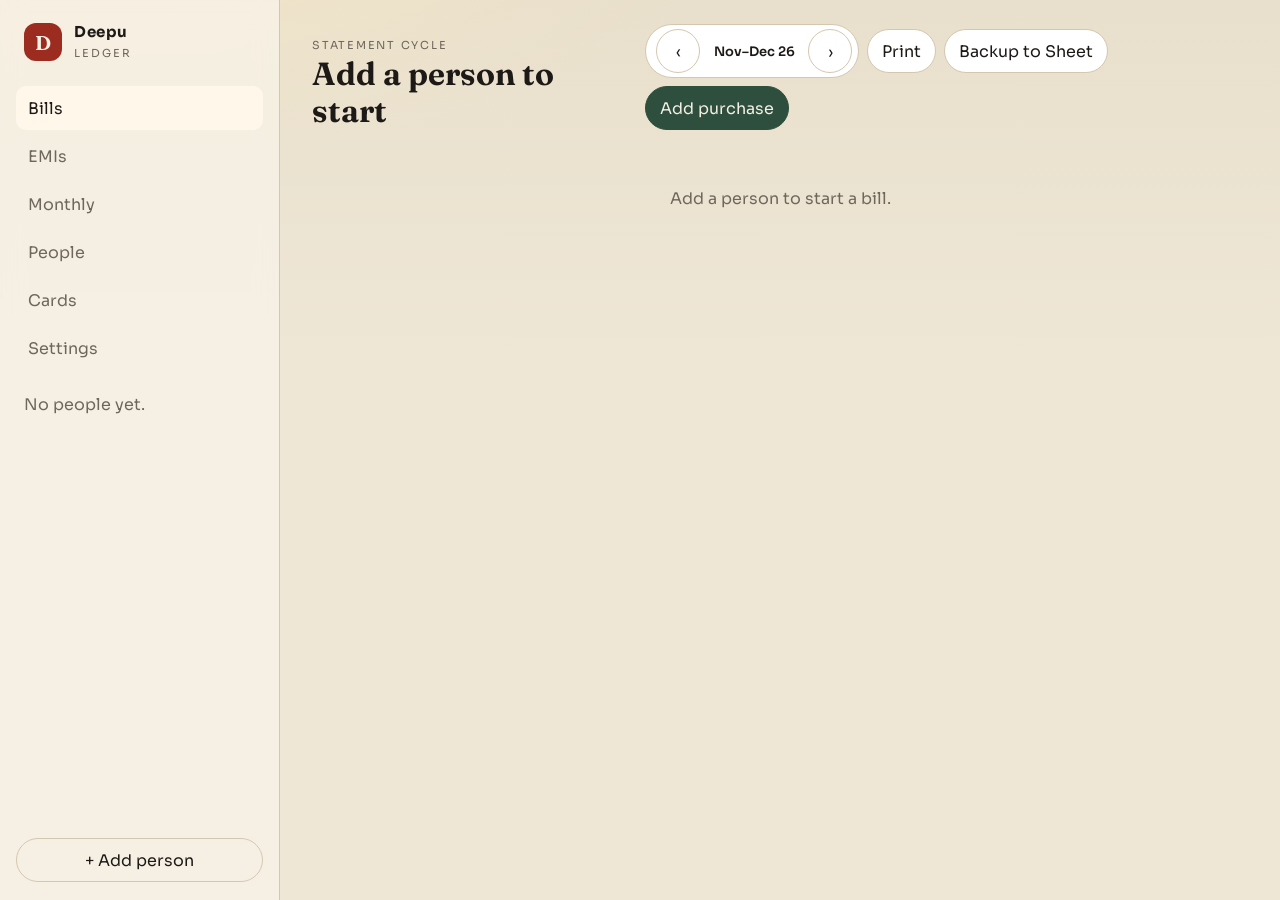
<file: index.html>
<!DOCTYPE html>
<html lang="en">
<head>
  <meta charset="UTF-8" />
  <meta name="viewport" content="width=device-width, initial-scale=1, viewport-fit=cover" />
  <title>Deepu Ledger</title>
  <meta name="description" content="Family credit-card bills, EMIs and subscriptions — without rebuilding the sheet every month." />
  <meta name="theme-color" content="#9c2b20" />
  <link rel="icon" href="assets/icon-192.png" />
  <link rel="preconnect" href="https://fonts.googleapis.com" />
  <link rel="preconnect" href="https://fonts.gstatic.com" crossorigin />
  <link href="https://fonts.googleapis.com/css2?family=Fraunces:opsz,wght@9..144,500;9..144,650&family=Sora:wght@400;500;600&display=swap" rel="stylesheet" />
  <link rel="stylesheet" href="assets/styles.css" />
</head>
<body data-view="bills" data-bill-pane="0">
  <div id="lock-screen" class="lock hidden" hidden aria-hidden="true">
    <div class="lock-card">
      <p class="eyebrow">Deepu Ledger</p>
      <h1>Enter PIN</h1>
      <p class="muted">This ledger is locked. Ask Deepu for the PIN.</p>
      <input id="pin-input" type="password" inputmode="numeric" maxlength="8" autocomplete="off" />
      <button id="pin-unlock" class="btn primary" type="button">Unlock</button>
      <p id="pin-error" class="error hidden"></p>
    </div>
  </div>

  <div id="app" class="app">
    <aside class="rail">
      <div class="brand">
        <span class="mark">D</span>
        <div>
          <strong>Deepu</strong>
          <em>Ledger</em>
        </div>
      </div>

      <nav class="nav">
        <button data-view="bills" class="nav-btn active" type="button">Bills</button>
        <button data-view="emis" class="nav-btn" type="button">EMIs</button>
        <button data-view="subs" class="nav-btn" type="button">Monthly</button>
        <button data-view="people" class="nav-btn" type="button">People</button>
        <button data-view="cards" class="nav-btn" type="button">Cards</button>
        <button data-view="settings" class="nav-btn" type="button">Settings</button>
      </nav>

      <div class="people-rail" id="people-rail"></div>

      <button id="btn-add-person" class="btn ghost full" type="button">+ Add person</button>
    </aside>

    <main class="main">
      <header class="topbar">
        <div>
          <p class="eyebrow" id="top-eyebrow">Statement</p>
          <h1 id="top-title">Family bills</h1>
        </div>
        <div class="top-actions">
          <div class="cycle-nav">
            <button id="cycle-prev" class="icon-btn" type="button" aria-label="Previous cycle">‹</button>
            <span id="cycle-label">Sep–Oct 26</span>
            <button id="cycle-next" class="icon-btn" type="button" aria-label="Next cycle">›</button>
          </div>
          <button id="btn-print" class="btn" type="button">Print</button>
          <button id="btn-export" class="btn" type="button">Backup to Sheet</button>
          <button id="btn-add-item" class="btn primary" type="button">Add purchase</button>
        </div>
      </header>

      <section id="view-bills" class="view"></section>
      <section id="view-emis" class="view hidden" hidden></section>
      <section id="view-subs" class="view hidden" hidden></section>
      <section id="view-people" class="view hidden" hidden></section>
      <section id="view-cards" class="view hidden" hidden></section>
      <section id="view-settings" class="view hidden" hidden></section>
    </main>
  </div>

  <nav class="dock" aria-label="Main">
    <button data-view="bills" class="nav-btn active" type="button">
      <svg viewBox="0 0 24 24" fill="none" stroke="currentColor" stroke-width="1.8"><path d="M6 4h12v16H6z"/><path d="M9 8h6M9 12h6M9 16h4"/></svg>
      Bills
    </button>
    <button data-view="emis" class="nav-btn" type="button">
      <svg viewBox="0 0 24 24" fill="none" stroke="currentColor" stroke-width="1.8"><circle cx="12" cy="12" r="8"/><path d="M12 8v4l3 2"/></svg>
      EMIs
    </button>
    <button data-view="subs" class="nav-btn" type="button">
      <svg viewBox="0 0 24 24" fill="none" stroke="currentColor" stroke-width="1.8"><path d="M4 7h16M4 12h16M4 17h10"/></svg>
      Monthly
    </button>
    <button data-view="people" class="nav-btn" type="button">
      <svg viewBox="0 0 24 24" fill="none" stroke="currentColor" stroke-width="1.8"><circle cx="9" cy="8" r="3"/><path d="M3 19c1-3 3.5-5 6-5s5 2 6 5"/><circle cx="17" cy="9" r="2"/><path d="M16 19c.4-1.8 1.6-3 3.2-3"/></svg>
      People
    </button>
    <button data-view="settings" class="nav-btn" type="button">
      <svg viewBox="0 0 24 24" fill="none" stroke="currentColor" stroke-width="1.8"><circle cx="12" cy="12" r="3"/><path d="M12 3v2M12 19v2M5 12H3M21 12h-2M6.2 6.2l1.4 1.4M16.4 16.4l1.4 1.4M17.8 6.2l-1.4 1.4M7.6 16.4l-1.4 1.4"/></svg>
      More
    </button>
  </nav>

  <div id="modal" class="modal hidden" hidden>
    <div class="modal-card" id="modal-card"></div>
  </div>

  <script src="assets/app.js"></script>
</body>
</html>
</file>
<file: assets/styles.css>
:root {
  --paper: #efe7d6;
  --paper-2: #f7f1e6;
  --ink: #1c1916;
  --muted: #6f675c;
  --line: #d4c7b0;
  --crimson: #9c2b20;
  --cobalt: #1d4e89;
  --sage: #2f4f3e;
  --shadow: 0 18px 50px rgba(28, 25, 22, 0.12);
  --rail: clamp(220px, 22vw, 280px);
  --radius: 18px;
  --safe-top: env(safe-area-inset-top, 0px);
  --safe-right: env(safe-area-inset-right, 0px);
  --safe-bottom: env(safe-area-inset-bottom, 0px);
  --safe-left: env(safe-area-inset-left, 0px);
  --dock-h: 0px;
  --title: clamp(1.35rem, 1.1rem + 1.2vw, 2rem);
  --text: clamp(0.9rem, 0.84rem + 0.25vw, 1rem);
}

* { box-sizing: border-box; }
html { -webkit-text-size-adjust: 100%; }
html, body { margin: 0; min-height: 100%; min-height: 100dvh; }
body {
  font-family: "Sora", system-ui, -apple-system, sans-serif;
  font-size: var(--text);
  color: var(--ink);
  background:
    radial-gradient(1200px 500px at 10% -10%, #f4e7c8 0%, transparent 50%),
    linear-gradient(180deg, #e8dfcc 0%, var(--paper) 40%);
  overflow-x: hidden;
  touch-action: manipulation;
}

button, input, select, textarea { font: inherit; font-size: 16px; }
button { cursor: pointer; -webkit-tap-highlight-color: transparent; }
h1, h2, h3 { font-family: "Fraunces", Georgia, serif; font-weight: 650; margin: 0; }
h1 { font-size: var(--title); line-height: 1.15; }
p { margin: 0; }

.hidden, [hidden] { display: none !important; }

.app {
  display: grid;
  grid-template-columns: var(--rail) minmax(0, 1fr);
  min-height: 100dvh;
}

.rail {
  position: sticky;
  top: 0;
  height: 100dvh;
  padding: calc(18px + var(--safe-top)) 16px 18px calc(16px + var(--safe-left));
  display: flex;
  flex-direction: column;
  gap: 16px;
  border-right: 1px solid var(--line);
  background: rgba(247, 241, 230, 0.84);
  backdrop-filter: blur(12px);
}

.brand { display: flex; gap: 12px; align-items: center; padding: 4px 8px 8px; }
.brand .mark {
  width: 38px; height: 38px; border-radius: 12px;
  background: var(--crimson); color: var(--paper-2);
  display: grid; place-items: center;
  font-family: "Fraunces", serif; font-weight: 650; font-size: 20px;
}
.brand strong { display: block; font-size: 15px; letter-spacing: 0.04em; }
.brand em { font-style: normal; color: var(--muted); font-size: 11px; letter-spacing: 0.18em; text-transform: uppercase; }

.nav { display: grid; gap: 4px; }
.nav-btn {
  text-align: left;
  border: 0;
  background: transparent;
  padding: 10px 12px;
  min-height: 44px;
  border-radius: 10px;
  color: var(--muted);
}
.rail .nav-btn.active, .rail .nav-btn:hover { background: #fff7ea; color: var(--ink); }

.people-rail {
  display: grid;
  gap: 8px;
  overflow: auto;
  flex: 1;
  padding-right: 4px;
  min-height: 0;
}
.person-chip {
  display: flex; align-items: center; gap: 10px;
  border: 1px solid transparent;
  background: transparent;
  padding: 8px 10px;
  min-height: 48px;
  border-radius: 12px;
  text-align: left;
}
.person-chip.active { background: #fff; border-color: var(--line); box-shadow: 0 4px 16px rgba(28,25,22,.06); }
.avatar {
  width: 32px; height: 32px; border-radius: 50%;
  display: grid; place-items: center;
  color: #fff; font-size: 12px; font-weight: 600; flex-shrink: 0;
}
.person-chip small { display: block; color: var(--muted); font-size: 11px; }

.main {
  padding: calc(24px + var(--safe-top)) clamp(14px, 3vw, 32px) calc(48px + var(--safe-bottom) + var(--dock-h));
  min-width: 0;
}
.topbar {
  display: flex; justify-content: space-between; align-items: flex-end; gap: 16px;
  margin-bottom: 18px;
}
.eyebrow {
  font-size: 11px; letter-spacing: 0.16em; text-transform: uppercase; color: var(--muted);
  margin-bottom: 4px;
}
.top-actions { display: flex; flex-wrap: wrap; gap: 8px; align-items: center; }
.cycle-nav {
  display: flex; align-items: center; gap: 8px;
  background: #fff; border: 1px solid var(--line); border-radius: 999px; padding: 4px 6px 4px 10px;
}
#cycle-label { font-size: 13px; font-weight: 600; min-width: 92px; text-align: center; }

.btn, .icon-btn {
  border: 1px solid var(--line);
  background: #fff;
  color: var(--ink);
  border-radius: 999px;
  padding: 10px 14px;
  min-height: 44px;
}
.icon-btn { width: 44px; height: 44px; padding: 0; border-radius: 50%; }
.btn.primary { background: var(--sage); color: #f4efe4; border-color: var(--sage); }
.btn.danger { background: var(--crimson); color: #fff; border-color: var(--crimson); }
.btn.ghost { background: transparent; }
.btn.full { width: 100%; }
.btn:hover { filter: brightness(1.05); }

.bills-pair {
  display: grid;
  grid-template-columns: 1fr 1fr;
  gap: clamp(12px, 2vw, 22px);
}
.statement {
  background: var(--paper-2);
  border: 1px solid var(--line);
  border-radius: var(--radius);
  box-shadow: var(--shadow);
  overflow: hidden;
  min-height: min(640px, 70dvh);
  display: flex;
  flex-direction: column;
}
.statement-head,
.row,
.sum-row {
  display: grid;
  grid-template-columns: minmax(72px, 118px) minmax(0, 1fr) minmax(72px, 120px);
  gap: 8px;
  align-items: start;
}
.statement-head {
  padding: 14px 16px;
  background: #1c1916;
  color: #f7f1e6;
  font-size: 12px;
  letter-spacing: 0.04em;
}
.statement-head span:last-child { text-align: right; }
.statement-body { padding: 8px 8px 0; flex: 1; }
.row {
  padding: 10px 8px;
  border-radius: 10px;
  font-size: 13px;
}
.row:hover, .row:active { background: rgba(156, 43, 32, 0.05); }
.row .amt { text-align: right; font-variant-numeric: tabular-nums; font-weight: 500; }
.row .date { color: var(--muted); font-size: 12px; word-break: break-word; }
.row span:nth-child(2) { overflow-wrap: anywhere; }
.row.blank { min-height: 28px; }
.row.pending .amt { color: var(--muted); }

.statement-gap { height: 28px; border-bottom: 1px dashed var(--line); margin: 6px 16px 10px; }

.statement-foot { padding: 6px 8px 14px; }
.sum-row { padding: 8px; font-size: 13px; font-weight: 600; }
.sum-row .crimson { color: var(--crimson); }
.sum-row .cobalt { color: var(--cobalt); }
.sum-row .right { text-align: right; font-variant-numeric: tabular-nums; }

.add-inline {
  margin: 6px 8px 12px;
  border: 1px dashed var(--line);
  background: transparent;
  color: var(--muted);
  width: calc(100% - 16px);
  border-radius: 10px;
  padding: 12px;
  min-height: 44px;
}

.due-strip {
  display: grid;
  grid-template-columns: repeat(3, minmax(0, 1fr));
  gap: 12px;
  margin-bottom: 18px;
}
.due-card {
  background: #fff;
  border: 1px solid var(--line);
  border-radius: 16px;
  padding: 14px 16px;
  min-width: 0;
}
.due-card b { font-family: "Fraunces", serif; font-size: clamp(1.1rem, 0.9rem + 1vw, 1.4rem); display: block; margin-top: 4px; overflow-wrap: anywhere; }
.due-card.total { background: var(--ink); color: var(--paper-2); border-color: var(--ink); }
.due-card.total span { color: #d4c7b0; }
.due-card[data-pane] { cursor: pointer; }
.due-card.active { outline: 2px solid var(--sage); }

.table-wrap, .card-list { background: #fff; border: 1px solid var(--line); border-radius: 16px; overflow: auto; }
table { width: 100%; border-collapse: collapse; min-width: 520px; }
th, td { padding: 12px 14px; text-align: left; border-bottom: 1px solid var(--line); font-size: 13px; }
th { color: var(--muted); font-size: 11px; letter-spacing: 0.08em; text-transform: uppercase; background: #fbf6ec; }
td.num, th.num { text-align: right; font-variant-numeric: tabular-nums; }
.table-actions { display: flex; gap: 6px; justify-content: flex-end; flex-wrap: wrap; }

.form-grid { display: grid; grid-template-columns: 1fr 1fr; gap: 12px; }
.form-grid .full { grid-column: 1 / -1; }
label { display: grid; gap: 6px; font-size: 12px; color: var(--muted); }
input, select, textarea {
  border: 1px solid var(--line);
  background: #fff;
  border-radius: 12px;
  padding: 12px;
  color: var(--ink);
  width: 100%;
  max-width: 100%;
}
textarea { min-height: 90px; resize: vertical; }

.modal {
  position: fixed; inset: 0; background: rgba(28,25,22,.38);
  display: grid; place-items: center; padding: 20px; z-index: 20;
  padding-left: calc(20px + var(--safe-left));
  padding-right: calc(20px + var(--safe-right));
}
.modal-card {
  width: min(560px, 100%);
  background: var(--paper-2);
  border-radius: 20px;
  padding: 22px;
  box-shadow: var(--shadow);
  max-height: 90dvh;
  overflow: auto;
}
.modal-card h2 { margin-bottom: 14px; }
.modal-actions { display: flex; justify-content: flex-end; gap: 8px; margin-top: 16px; flex-wrap: wrap; }

.lock {
  position: fixed; inset: 0; display: grid; place-items: center;
  background: var(--paper); z-index: 40;
  padding: calc(20px + var(--safe-top)) 16px calc(20px + var(--safe-bottom));
}
.lock-card { width: min(380px, 92vw); background: #fff; padding: 28px; border-radius: 20px; border: 1px solid var(--line); }
.lock-card h1 { margin: 8px 0 6px; }
.lock-card input { width: 100%; margin: 16px 0 10px; }

.muted { color: var(--muted); }
.error { color: var(--crimson); font-size: 13px; }
.hint { font-size: 13px; color: var(--muted); line-height: 1.5; margin: 8px 0 16px; }
.toolbar { display: flex; justify-content: space-between; gap: 12px; align-items: center; margin-bottom: 14px; }

.settings-block {
  background: #fff; border: 1px solid var(--line); border-radius: 16px;
  padding: 18px; margin-bottom: 14px;
}
code { background: #efe7d6; padding: 1px 6px; border-radius: 6px; font-size: 12px; }
.setup-steps { margin: 0 0 14px; padding-left: 18px; color: var(--muted); font-size: 13px; line-height: 1.55; }
.setup-steps li { margin: 8px 0; }
.setup-steps a { color: var(--cobalt); }

.empty { padding: 40px 16px; text-align: center; color: var(--muted); }

body:not([data-view="bills"]) .cycle-nav,
body:not([data-view="bills"]) #btn-export,
body:not([data-view="bills"]) #btn-print,
body:not([data-view="bills"]) #btn-add-item { display: none; }

.dock { display: none; }
.toast {
  position: fixed;
  right: calc(16px + var(--safe-right));
  bottom: calc(16px + var(--safe-bottom) + var(--dock-h));
  background: #1c1916;
  color: #f7f1e6;
  padding: 10px 14px;
  border-radius: 12px;
  z-index: 50;
  font-size: 13px;
  max-width: min(280px, calc(100vw - 32px));
}

.ios-tip { background: #fff7ea; border: 1px dashed var(--line); border-radius: 12px; padding: 12px; font-size: 13px; line-height: 1.45; }

/* Tablet */
@media (max-width: 1100px) {
  .due-strip { grid-template-columns: repeat(auto-fit, minmax(140px, 1fr)); }
}

/* Phone + small tablet: app chrome */
@media (max-width: 979px) {
  :root { --dock-h: 64px; }
  .app { grid-template-columns: 1fr; }
  .rail {
    position: sticky;
    top: 0;
    z-index: 12;
    height: auto;
    max-height: none;
    flex-direction: column;
    gap: 10px;
    border-right: 0;
    border-bottom: 1px solid var(--line);
    padding: calc(10px + var(--safe-top)) 12px 10px;
  }
  .brand { display: none; }
  .rail .nav, .rail .btn.ghost.full { display: none; }
  .people-rail {
    display: flex;
    overflow-x: auto;
    gap: 8px;
    padding: 0 2px 4px;
    scroll-snap-type: x mandatory;
    -webkit-overflow-scrolling: touch;
  }
  .person-chip {
    flex: 0 0 auto;
    scroll-snap-align: start;
    background: rgba(255,255,255,.55);
    border-color: var(--line);
  }
  .topbar { flex-direction: column; align-items: stretch; }
  .top-actions { width: 100%; }
  .cycle-nav { flex: 1; justify-content: space-between; }
  #btn-print { display: none; }
  body[data-view="bills"] #btn-add-item {
    position: fixed;
    right: calc(16px + var(--safe-right));
    bottom: calc(18px + var(--safe-bottom) + var(--dock-h));
    z-index: 15;
    box-shadow: var(--shadow);
  }
  .toolbar { flex-direction: column; align-items: stretch; }
  .toolbar .btn { width: 100%; }
  .form-grid { grid-template-columns: 1fr; }
  .form-grid .full { grid-column: auto; }
  .dock {
    display: grid;
    grid-template-columns: repeat(5, 1fr);
    position: fixed;
    left: 0;
    right: 0;
    bottom: 0;
    z-index: 16;
    background: rgba(247, 241, 230, 0.96);
    border-top: 1px solid var(--line);
    padding: 4px 6px calc(4px + var(--safe-bottom));
    backdrop-filter: blur(14px);
  }
  .dock .nav-btn {
    display: flex;
    flex-direction: column;
    align-items: center;
    justify-content: center;
    gap: 2px;
    text-align: center;
    font-size: 10px;
    letter-spacing: 0.02em;
    padding: 6px 2px;
    min-height: 52px;
    border-radius: 12px;
  }
  .dock .nav-btn.active { color: var(--ink); background: #fff; }
  .dock svg { width: 20px; height: 20px; }
  .modal {
    place-items: end center;
    padding: 0;
  }
  .modal-card {
    width: 100%;
    max-width: none;
    border-radius: 20px 20px 0 0;
    max-height: 92dvh;
    padding-bottom: calc(18px + var(--safe-bottom));
  }
  .people-row {
    grid-template-columns: 40px 1fr !important;
    gap: 10px;
  }
  .people-row .table-actions { grid-column: 1 / -1; justify-content: flex-start; }
  body:not([data-view="bills"]) #btn-add-item { display: none; }
}

/* Single-month bill on narrow phones */
@media (max-width: 699px) {
  .bills-pair { grid-template-columns: 1fr; }
  body[data-bill-pane="0"] .statement:nth-child(2) { display: none; }
  body[data-bill-pane="1"] .statement:nth-child(1) { display: none; }
  .statement { min-height: 0; }
  .table-wrap table,
  .table-wrap thead,
  .table-wrap tbody,
  .table-wrap th,
  .table-wrap td,
  .table-wrap tr { display: block; }
  .table-wrap table { min-width: 0; }
  .table-wrap thead { display: none; }
  .table-wrap tr {
    padding: 12px 14px 8px;
    border-bottom: 1px solid var(--line);
  }
  .table-wrap td {
    border: 0;
    padding: 4px 0;
    text-align: left;
  }
  .table-wrap td::before {
    content: attr(data-label);
    display: block;
    color: var(--muted);
    font-size: 10px;
    letter-spacing: 0.08em;
    text-transform: uppercase;
    margin-bottom: 2px;
  }
  .table-wrap td.num { text-align: left; }
  .table-wrap .table-actions { justify-content: flex-start; margin-top: 8px; }
  .table-wrap td.actions::before { display: none; }
}

@media (max-width: 520px) {
  .statement-head, .row, .sum-row {
    grid-template-columns: 64px minmax(0, 1fr) 86px;
    gap: 4px;
    font-size: 12px;
  }
  .due-card { padding: 12px; }
}

@media (max-width: 380px) {
  .row {
    grid-template-columns: minmax(0, 1fr) auto;
    grid-template-areas: "date amt" "desc amt";
  }
  .row .date { grid-area: date; }
  .row span:nth-child(2) { grid-area: desc; }
  .row .amt { grid-area: amt; align-self: center; }
  .statement-head, .sum-row { grid-template-columns: 1fr 1fr auto; }
}

@media print {
  body { background: #fff; }
  .rail, .topbar, .add-inline, .due-strip, .nav, .btn, .icon-btn, .dock { display: none !important; }
  .app { display: block; }
  .main { padding: 0; }
  .bills-pair { display: grid !important; grid-template-columns: 1fr 1fr; gap: 12px; }
  .statement { display: flex !important; box-shadow: none; min-height: 0; break-inside: avoid; }
}
</file>
